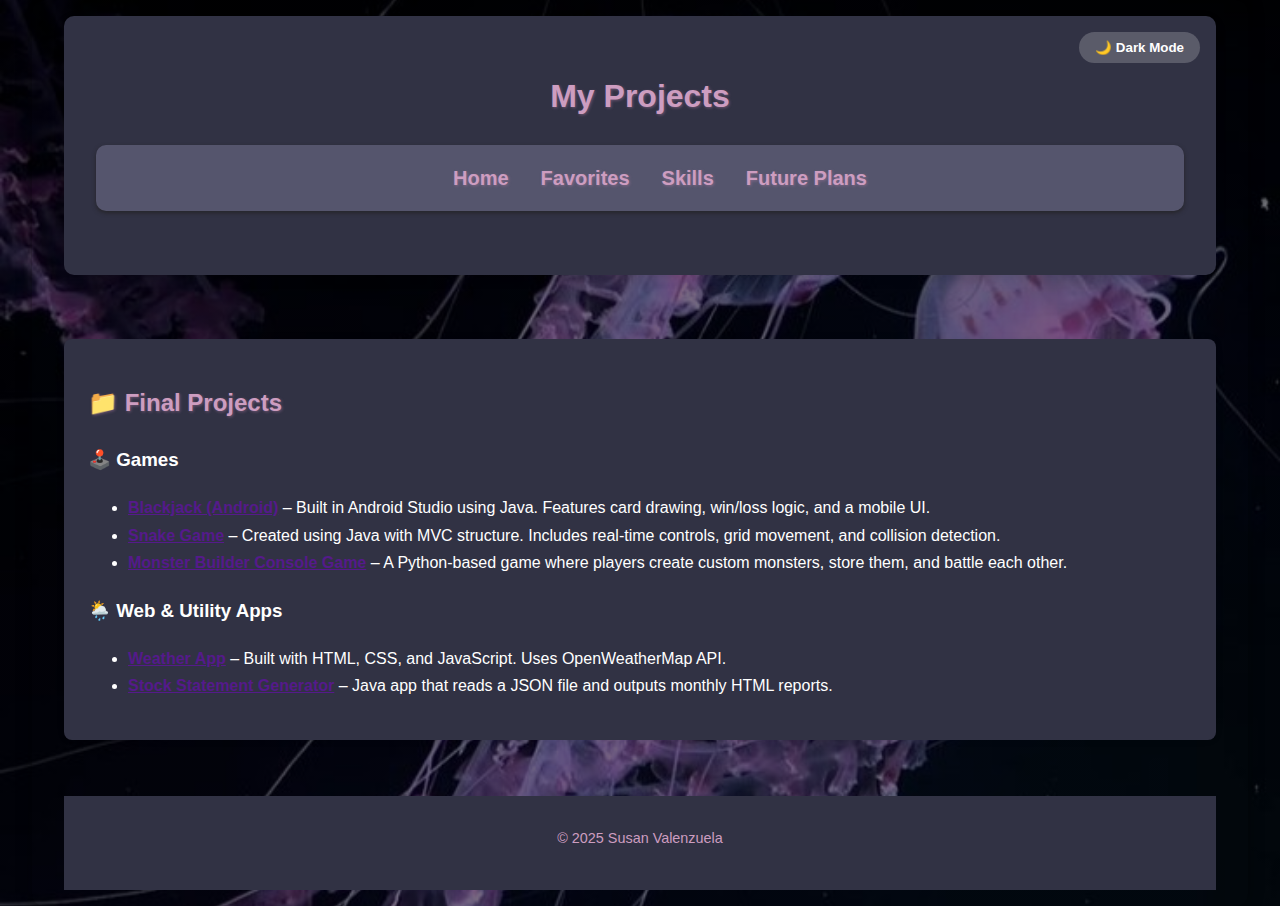
<file: favorites.html>
<!DOCTYPE html>
<html lang="en">
<head>
    <meta charset="UTF-8">
    <title>My Projects</title>
    <link rel="stylesheet" href="style2.css">
</head>
<body>
    <div class="container">

        <header>
            <h1>My Projects</h1>
            <nav>
                <ul>
                    <li><a href="index.html">Home</a></li>
                    <li><a href="favorites.html">Favorites</a></li>
                    <li><a href="my-skills.html">Skills</a></li>
                    <li><a href="future-plans.html">Future Plans</a></li>
                </ul>
                <button id="theme-toggle" class="theme-toggle">🌙 Dark Mode</button>
            </nav>
        </header>

        <main>
                <section class="favorite-card">
        <h2>📁 Final Projects</h2>

        <h3>🕹️ Games</h3>
        <ul>
            <li>
                <strong><a href="" target="_blank">Blackjack (Android)</a></strong> – Built in Android Studio using Java. Features card drawing, win/loss logic, and a mobile UI.
            </li>
            <li>
                <strong><a href="" target="_blank">Snake Game</a></strong> – Created using Java with MVC structure. Includes real-time controls, grid movement, and collision detection.
            </li>
            <li>
                <strong><a href="" target="_blank">Monster Builder Console Game</a></strong> – A Python-based game where players create custom monsters, store them, and battle each other.
            </li>
        </ul>

        <h3>🌦️ Web & Utility Apps</h3>
        <ul>
            <li>
                <strong><a href="" target="_blank">Weather App</a></strong> – Built with HTML, CSS, and JavaScript. Uses OpenWeatherMap API.
            </li>
            <li>
                <strong><a href="" target="_blank">Stock Statement Generator</a></strong> – Java app that reads a JSON file and outputs monthly HTML reports.
            </li>
        </ul>
    </section>

        </main>

        <footer>
            <p>© 2025 Susan Valenzuela</p>
        </footer>

    </div>
    <script src="main.js"></script>
</body>
</html>
</file>
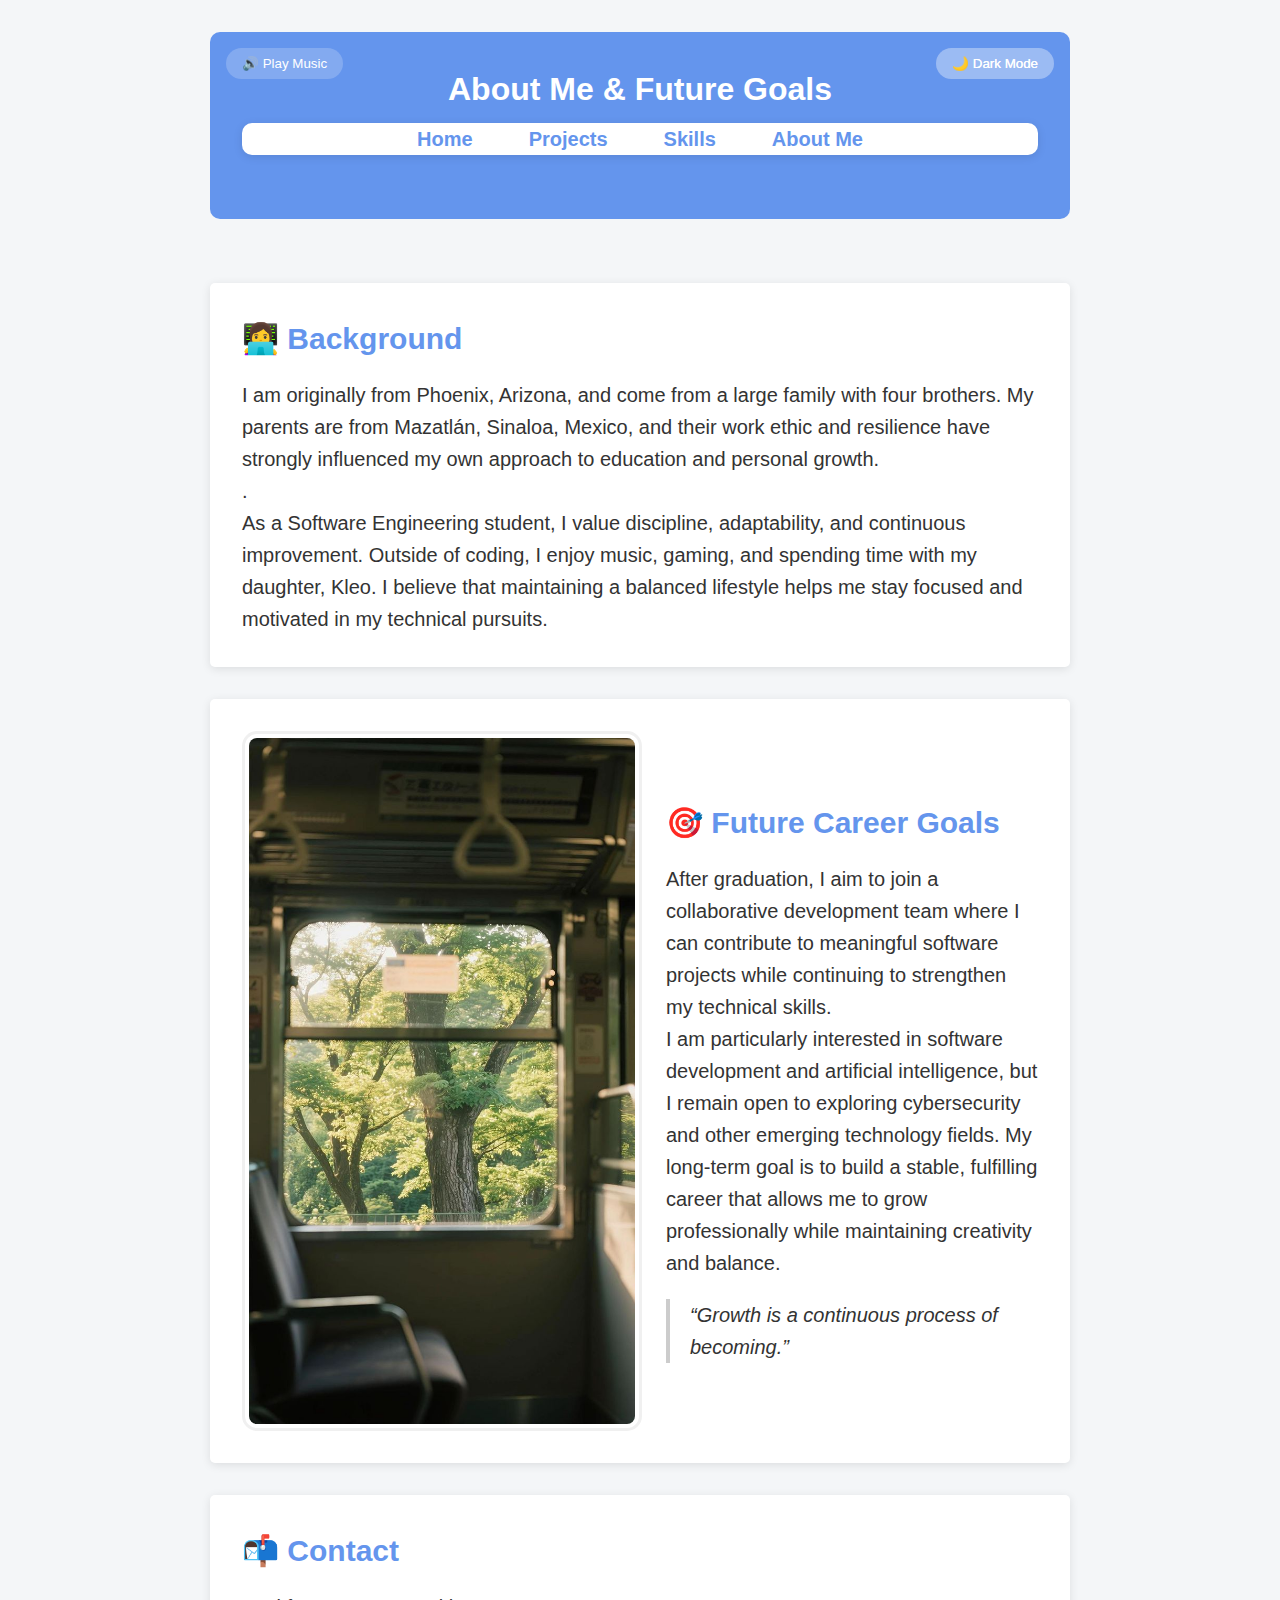
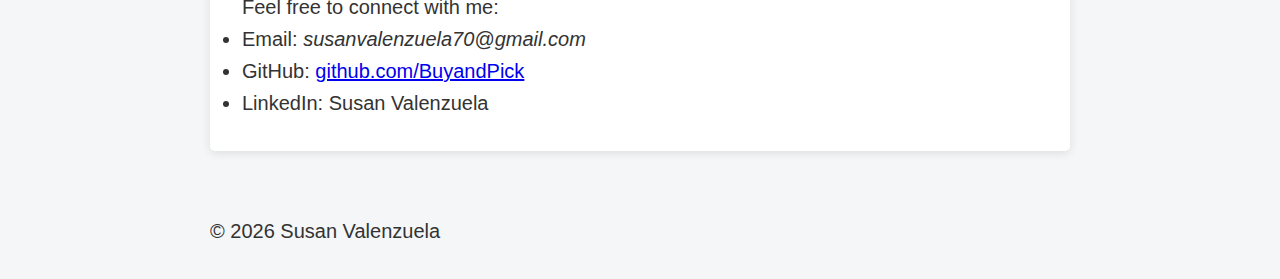
<file: future-plans.html>
<!DOCTYPE html>
<html lang="en">
<head>
<meta charset="UTF-8" />
<meta name="viewport" content="width=device-width, initial-scale=1.0" />
<title>About Me & Future Plans</title>
<link rel="stylesheet" href="style.css" />
</head>
<body>
<div class="container">

    <header>
        <h1>About Me & Future Goals</h1>
        <button id="music-toggle" class="theme-toggle" style="left: 1rem; right: auto; top: 1rem;">
        🔊 Play Music
    </button>


    <button id="theme-toggle" class="theme-toggle" style="right: 1rem; top: 1rem;">
        🌙 Dark Mode
    </button>

    <audio id="bg-music" loop>
        <source src="audio/background.mp3" type="audio/mpeg">
        Your browser does not support the audio element.
    </audio>
        <nav>
            <ul>
                <li><a href="index.html">Home</a></li>
                <li><a href="projects.html">Projects</a></li>
                <li><a href="my-skills.html">Skills</a></li>
                <li><a href="future-plans.html">About Me</a></li>
            </ul>
            <button id="theme-toggle" class="theme-toggle">🌙 Dark Mode</button>
        </nav>
    </header>

    <main>

        <section>
            <h2>👩‍💻 Background</h2>
            <p>
                I am originally from Phoenix, Arizona, and come from a large family with four brothers. 
                My parents are from Mazatlán, Sinaloa, Mexico, and their work ethic and resilience 
                have strongly influenced my own approach to education and personal growth.
            </p>
</p> .
            <p>
            <p>
                As a Software Engineering student, I value discipline, adaptability, and continuous improvement. 
                Outside of coding, I enjoy music, gaming, and spending time with my daughter, Kleo. I believe that maintaining a balanced lifestyle helps me stay focused and motivated in my technical pursuits.
            </p>
        </section>

        <section class="image-text-container">
            <img src="images/futureplan.jpg" alt="Future goals illustration" width="400" />
            <div class="text-content">
                <h2>🎯 Future Career Goals</h2>
                <p>
                    After graduation, I aim to join a collaborative development team where I can contribute 
                    to meaningful software projects while continuing to strengthen my technical skills.
                </p>

                <p>
                    I am particularly interested in software development and artificial intelligence, 
                    but I remain open to exploring cybersecurity and other emerging technology fields. 
                    My long-term goal is to build a stable, fulfilling career that allows me to grow 
                    professionally while maintaining creativity and balance.
                </p>

                <blockquote>
                    “Growth is a continuous process of becoming.”
                </blockquote>
            </div>
        </section>

        <section>
            <h2>📬 Contact</h2>
            <p>Feel free to connect with me:</p>
            <ul>
                <li>Email: <em>susanvalenzuela70@gmail.com</em></li>
                <li>GitHub: <a href="https://github.com/BuyandPick" target="_blank">github.com/BuyandPick</a></li>
                <li>LinkedIn: Susan Valenzuela</li>
            </ul>
        </section>

    </main>

    <footer>
        <p>© 2026 Susan Valenzuela</p>
    </footer>

</div>

<script src="main.js"></script>
</body>
</html>
</file>
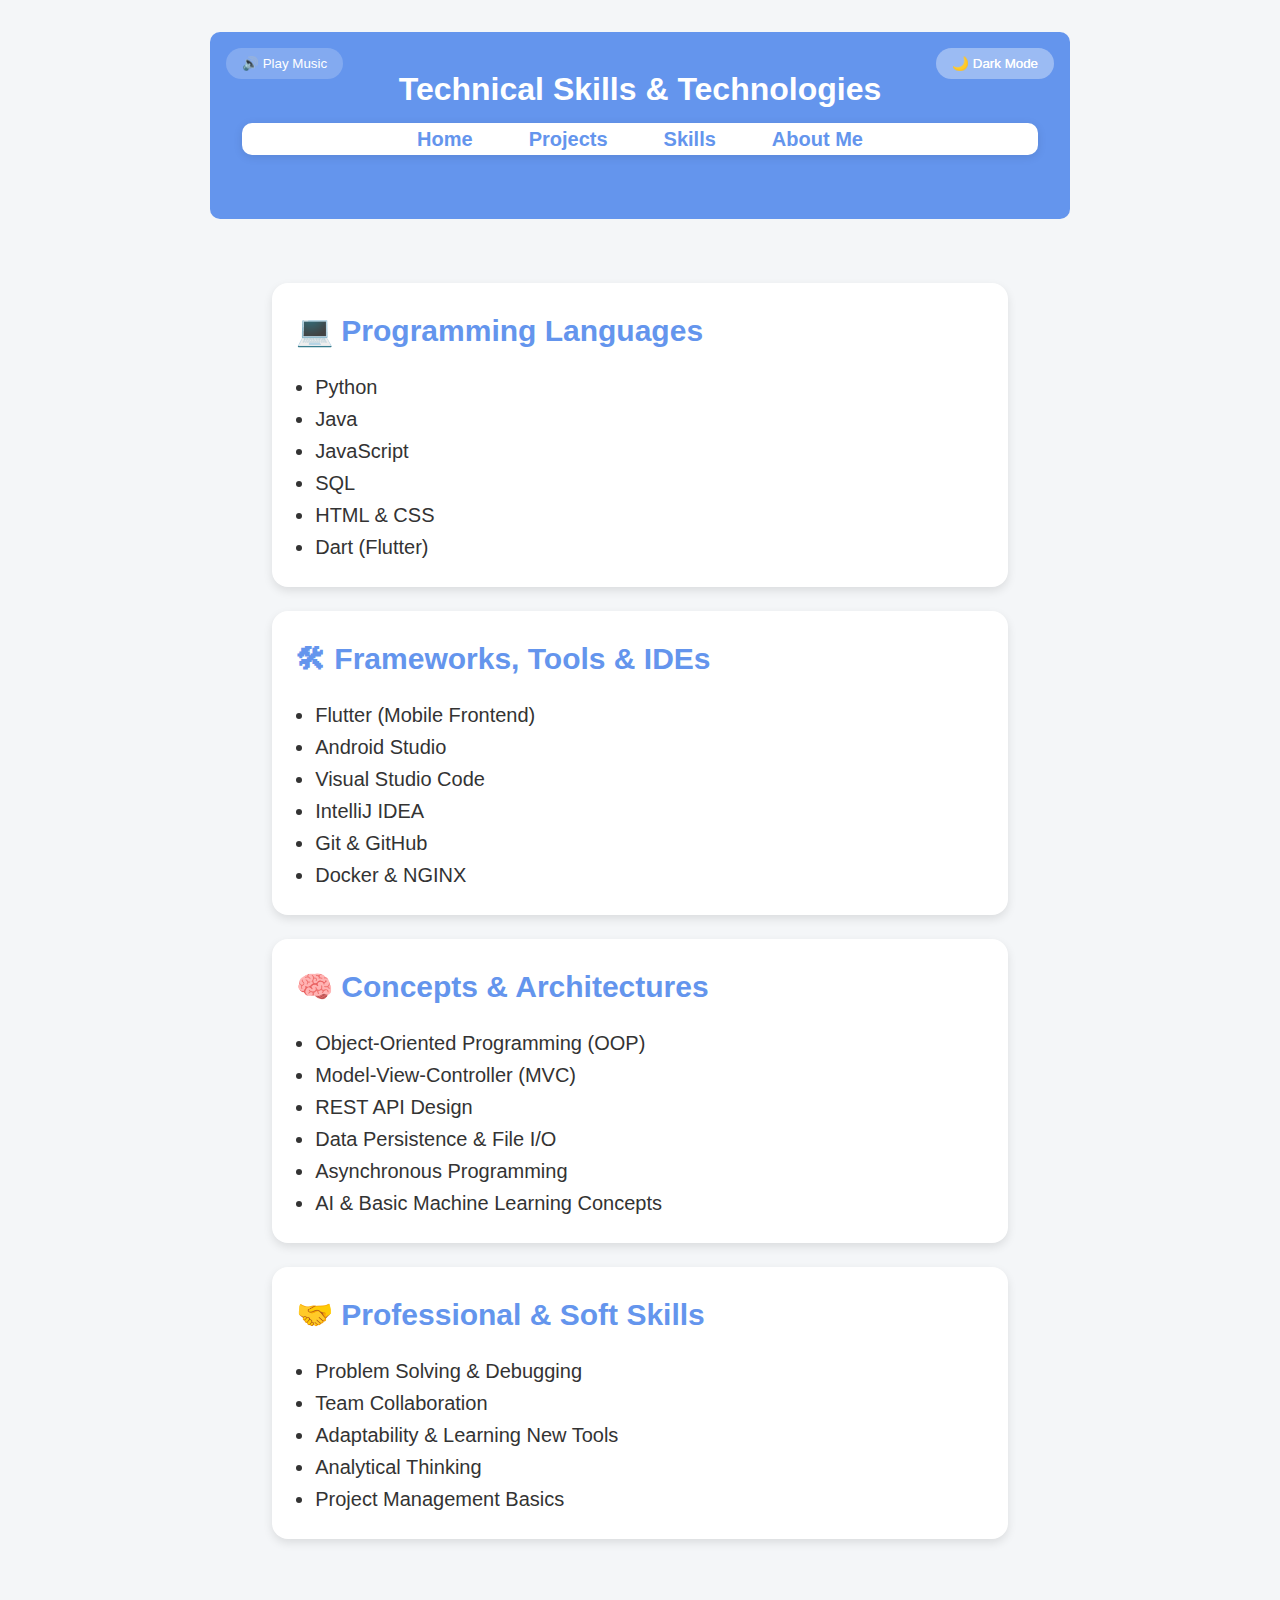
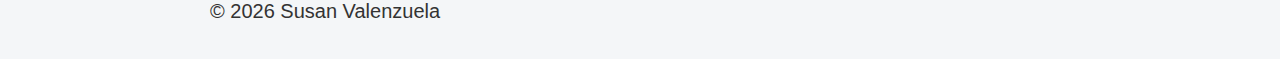
<file: my-skills.html>
<!DOCTYPE html>
<html lang="en">
<head>
    <meta charset="UTF-8">
    <title>My Skills & Technologies | Susan Valenzuela</title>
    <link rel="stylesheet" href="style.css">
</head>
<body>
<div class="container">

    <header>
        <h1>Technical Skills & Technologies</h1>
        <button id="music-toggle" class="theme-toggle" style="left: 1rem; right: auto; top: 1rem;">
        🔊 Play Music
    </button>


    <button id="theme-toggle" class="theme-toggle" style="right: 1rem; top: 1rem;">
        🌙 Dark Mode
    </button>

    <audio id="bg-music" loop>
        <source src="audio/background.mp3" type="audio/mpeg">
        Your browser does not support the audio element.
    </audio>
        <nav>
            <ul>
                <li><a href="index.html">Home</a></li>
                <li><a href="projects.html">Projects</a></li>
                <li><a href="my-skills.html">Skills</a></li>
                <li><a href="future-plans.html">About Me</a></li>
            </ul>
            <button id="theme-toggle" class="theme-toggle">🌙 Dark Mode</button>
        </nav>
    </header>

    <main class="favorites-container">


        <section class="favorite-card">
            <h2>💻 Programming Languages</h2>
            <ul>
                <li>Python</li>
                <li>Java</li>
                <li>JavaScript</li>
                <li>SQL</li>
                <li>HTML & CSS</li>
                <li>Dart (Flutter)</li>
            </ul>
        </section>


        <section class="favorite-card">
            <h2>🛠 Frameworks, Tools & IDEs</h2>
            <ul>
                <li>Flutter (Mobile Frontend)</li>
                <li>Android Studio</li>
                <li>Visual Studio Code</li>
                <li>IntelliJ IDEA</li>
                <li>Git & GitHub</li>
                <li>Docker & NGINX</li>
            </ul>
        </section>

        <section class="favorite-card">
            <h2>🧠 Concepts & Architectures</h2>
            <ul>
                <li>Object-Oriented Programming (OOP)</li>
                <li>Model-View-Controller (MVC)</li>
                <li>REST API Design</li>
                <li>Data Persistence & File I/O</li>
                <li>Asynchronous Programming</li>
                <li>AI & Basic Machine Learning Concepts</li>
            </ul>
        </section>


        <section class="favorite-card">
            <h2>🤝 Professional & Soft Skills</h2>
            <ul>
                <li>Problem Solving & Debugging</li>
                <li>Team Collaboration</li>
                <li>Adaptability & Learning New Tools</li>
                <li>Analytical Thinking</li>
                <li>Project Management Basics</li>
            </ul>
        </section>

    </main>

    <footer>
        <p>© 2026 Susan Valenzuela</p>
    </footer>

</div>

<script src="main.js"></script>
</body>
</html>
</file>
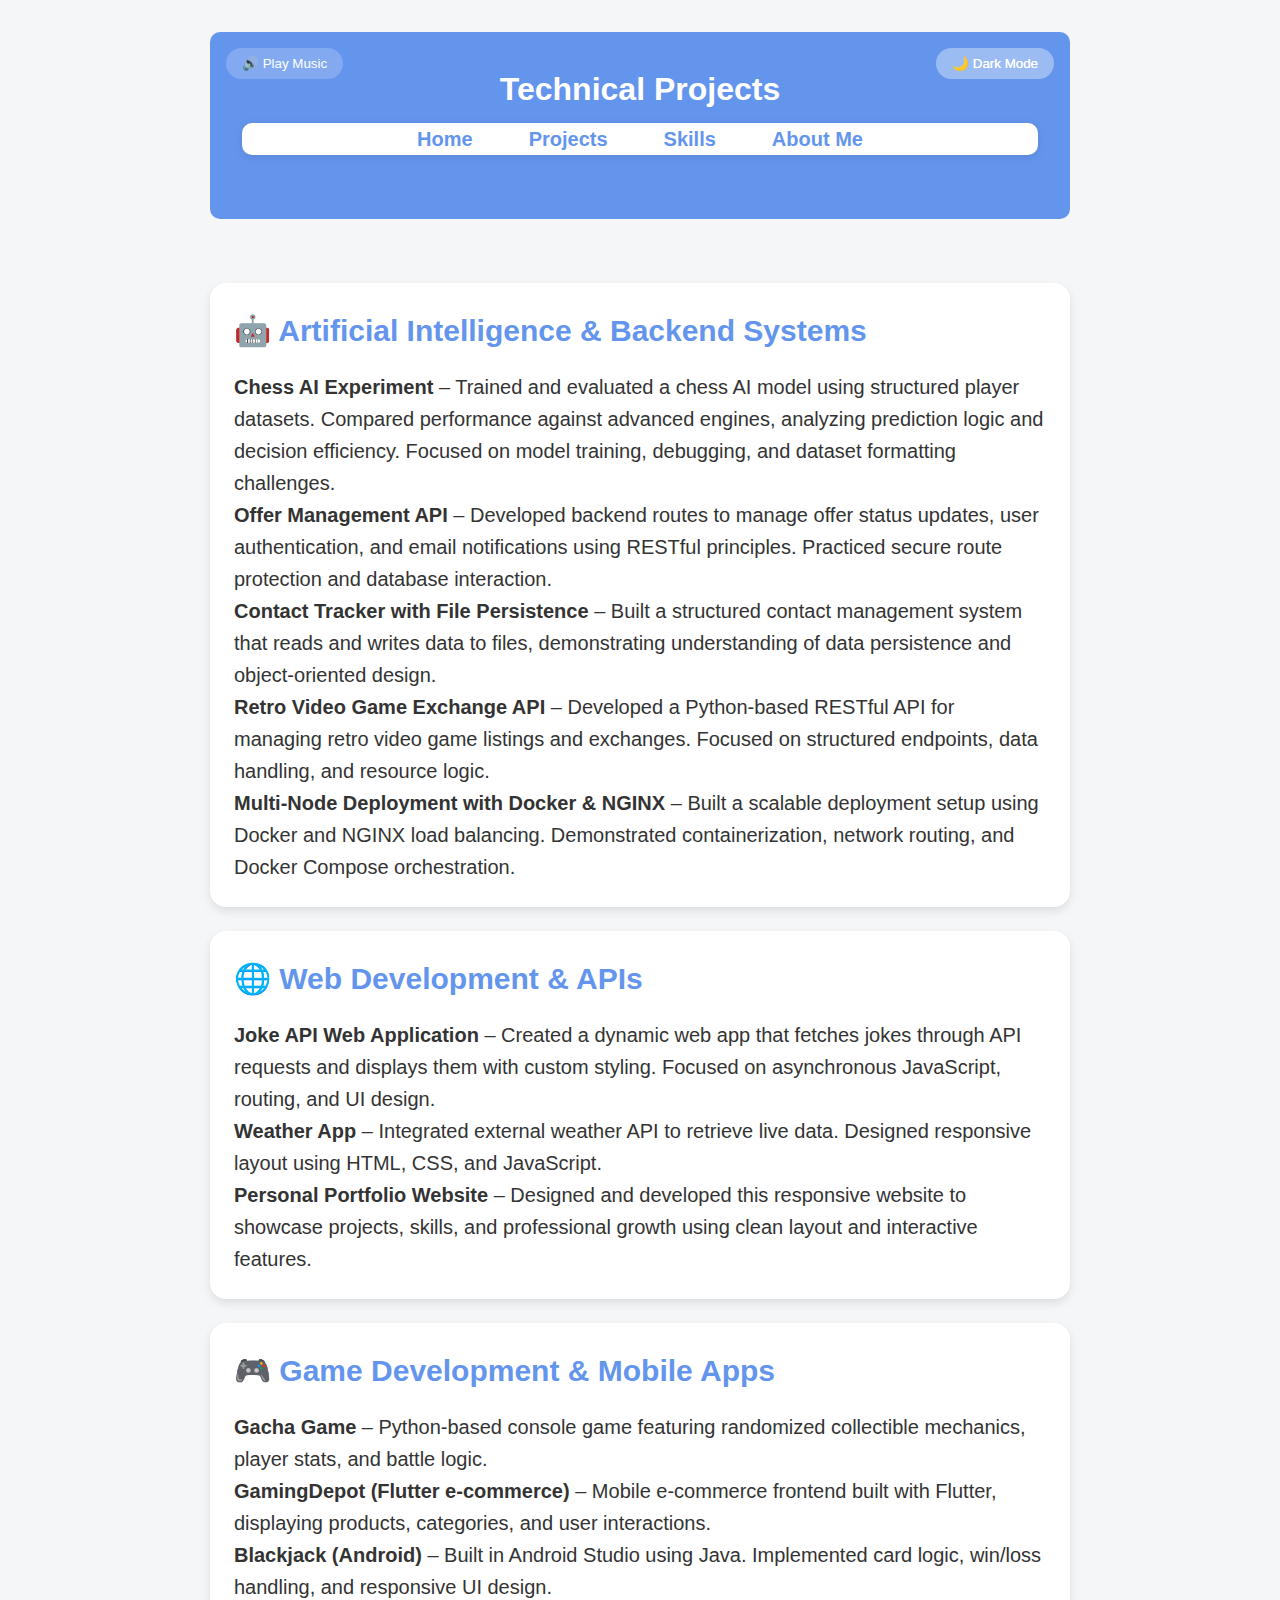
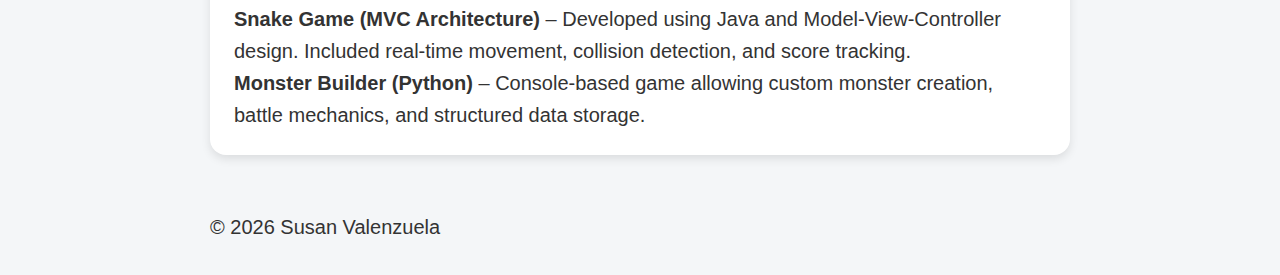
<file: projects.html>
<!DOCTYPE html>
<html lang="en">
<head>
    <meta charset="UTF-8">
    <title>Technical Projects | Susan Valenzuela</title>
    <link rel="stylesheet" href="style.css">
</head>
<body>
<div class="container">

    <header>
        <h1>Technical Projects</h1>
        <button id="music-toggle" class="theme-toggle" style="left: 1rem; right: auto; top: 1rem;">
        🔊 Play Music
    </button>


    <button id="theme-toggle" class="theme-toggle" style="right: 1rem; top: 1rem;">
        🌙 Dark Mode
    </button>

    <audio id="bg-music" loop>
        <source src="audio/background.mp3" type="audio/mpeg">
        Your browser does not support the audio element.
    </audio>
        <nav>
            <ul>
                <li><a href="index.html">Home</a></li>
                <li><a href="projects.html">Projects</a></li>
                <li><a href="my-skills.html">Skills</a></li>
                <li><a href="future-plans.html">About Me</a></li>
            </ul>
            <button id="theme-toggle" class="theme-toggle">🌙 Dark Mode</button>
        </nav>
    </header>

    <main>


        <section class="favorite-card">
            <h2>🤖 Artificial Intelligence & Backend Systems</h2>

            <p>
                <strong>Chess AI Experiment</strong> – Trained and evaluated a chess AI model using structured player datasets.
                Compared performance against advanced engines, analyzing prediction logic and decision efficiency.
                Focused on model training, debugging, and dataset formatting challenges.
            </p>

            <p>
                <strong>Offer Management API</strong> – Developed backend routes to manage offer status updates,
                user authentication, and email notifications using RESTful principles.
                Practiced secure route protection and database interaction.
            </p>

            <p>
                <strong>Contact Tracker with File Persistence</strong> – Built a structured contact management system
                that reads and writes data to files, demonstrating understanding of data persistence and
                object-oriented design.
            </p>

            <p>
                <strong>Retro Video Game Exchange API</a></strong> – Developed a Python-based RESTful API for managing retro video game listings and exchanges. Focused on structured endpoints, data handling, and resource logic. 

            <p>
                <strong>Multi-Node Deployment with Docker & NGINX</a></strong> – Built a scalable deployment setup using Docker and NGINX load balancing. Demonstrated containerization, network routing, and Docker Compose orchestration.
            </p>
        </section>


        <section class="favorite-card">
            <h2>🌐 Web Development & APIs</h2>

            <p>
                <strong>Joke API Web Application</strong> – Created a dynamic web app that fetches jokes
                through API requests and displays them with custom styling.
                Focused on asynchronous JavaScript, routing, and UI design.
            </p>

            <p>
                <strong>Weather App</strong> – Integrated external weather API to retrieve live data.
                Designed responsive layout using HTML, CSS, and JavaScript.
            </p>

            <p>
                <strong>Personal Portfolio Website</strong> – Designed and developed this responsive website
                to showcase projects, skills, and professional growth using clean layout and interactive features.
            </p>
        </section>


        <section class="favorite-card">
            <h2>🎮 Game Development & Mobile Apps</h2>
            <p>
                <strong>Gacha Game</a></strong> – Python-based console game featuring randomized collectible mechanics, player stats, and battle logic.
            </p>

            <p>
                <strong>GamingDepot (Flutter e-commerce)</a></strong> – Mobile e-commerce frontend built with Flutter, displaying products, categories, and user interactions.
            </p>

            <p>
                <strong>Blackjack (Android)</strong> – Built in Android Studio using Java.
                Implemented card logic, win/loss handling, and responsive UI design.
            </p>

            <p>
                <strong>Snake Game (MVC Architecture)</strong> – Developed using Java and Model-View-Controller design.
                Included real-time movement, collision detection, and score tracking.
            </p>

            <p>
                <strong>Monster Builder (Python)</strong> – Console-based game allowing custom monster creation,
                battle mechanics, and structured data storage.
            </p>

        

    </main>

    <footer>
        <p>© 2026 Susan Valenzuela</p>
    </footer>

</div>

<script src="main.js"></script>
</body>
</html>
</file>
<file: style2.css>
:root {
    --bg-primary: #1e1e2e; 
    --bg-secondary: #313244;
    --text-primary: #ffffff;
    --color-primary: #cba6f7;
    --color-accent: #2d2d2d; 

}

img {
    border: 3px solid #f0f0f0;
    border-radius: 15px;
    padding: 4px;
}

    .slideshow-container {
        
    color: var(--text-primary);
    display: flex;
    flex-direction: column;
    align-items: center;
    margin-top: 20px;
    }

    .slideshow-controls button {
    color: var(--text-primary);
    margin: 10px;
    padding: 8px 16px;
    font-size: 18px;
    cursor: pointer;
    }


body {
    margin: 0;
    padding: 0;
    font-family: 'Segoe UI', sans-serif;
    background-color: white;
    color: #222222;
    background-size: cover;
    line-height: 1.7;
    background-image: linear-gradient(rgba(0,0,0,0.5), rgba(0,0,0,0.5)),
    url("images/jellyjelly.jpg");
    background-size: cover;        
    background-position: center;   
    background-repeat: no-repeat; 
}




.theme-toggle {
    position: absolute;
    top: 1rem;
    right: 1rem;
    background: rgba(255, 255, 255, 0.2); 
    border: none;
    color: white;
    padding: 0.5rem 1rem;
    border-radius: 20px;
    cursor: pointer;
    transition: background-color 0.3s ease;
}

.theme-toggle:hover {
    background: rgba(255, 255, 255, 0.3)\;
}

body.dark-theme .theme-toggle {
    color: var(--text-primary); 
}



.container {
width: 90%;
max-width: 1200px;
margin: 0 auto;
padding: 1rem 2rem;
background-color: var(--card-bg);
border-radius: 12px;
box-shadow: 0 0 15px rgba(0, 0, 0, 0.4);
}


header {
    position: relative; 
    background-color: var(--bg-secondary);
    color: #cd9dc0;
    text-shadow: 1px 1px 3px #c185b16b;
    padding: 2rem;
    text-align: center;
    border-radius: 10px;
    margin-bottom: 2rem;
    box-shadow: 0 4px 12px rgba(0, 0, 0, 0.1);
    transition: background-color 0.3s ease, color 0.3s ease;
}

nav {
    display: flex;
    justify-content: center;
    background-color: #55556d;
    margin-bottom: 2rem;
    border-radius: 10px;
    box-shadow: 0 2px 4px rgba(34, 33, 33, 0.74);
}

nav ul {
    list-style: none;
    display: flex;
    justify-content: center;
    flex-wrap: wrap;
}

nav a {
    font-size: 1.25rem;
    color: var(--link-color);
    gap: 4 rem;
    text-decoration: none;
    font-weight: bold;
}

nav a:hover {
color: var(--highlight-color);
text-decoration: underline;
}


main {
padding: 2rem 0;
}


footer {
background-color: var(--bg-secondary);
color: #cd9dc0;
text-align: center;
font-size: 0.9rem;
padding: 1rem;
border-top: 2px solid var(--border-color);
}


button {
background-color: var(--accent-color);
color: #11111b;
border: none;
padding: 0.6rem 1.2rem;
border-radius: 8px;
cursor: pointer;
font-weight: bold;
}

button:hover {
background-color: var(--highlight-color);
}

h1, h2, h3 {
color: var(--text-color);
}

h2 {
    color: #cd9dc0;
    text-shadow: 1px 1px 3px #c185b16b;
    }


p {
margin-bottom: 1.5rem;
}


.image-text-container {
display: flex;
flex-direction: column-reverse;
gap: 1.5rem;
align-items: center;
justify-content: center;
}

.image-text-container img {
max-width: 100%;
border: 4px solid var(--border-color);
border-radius: 12px;
}


@media (min-width: 768px) {
nav ul {
    flex-direction: row;
    justify-content: flex-start;
    gap: 2rem;
}

.image-text-container {
    flex-direction: row;
}
}


/* Dark mode */
body.dark-theme {
    background-color: #313143;
    color: #ffffff;
}

body.dark-theme header {
    background-color: #252536;
    color: #f5c2e7;
}


section {
    background-color: var(--bg-secondary);
    color: var(--text-primary);
    padding: 1.5rem;
    margin-bottom: 1.5rem;
    border-radius: 8px;
    box-shadow: 0 0 10px rgba(0,0,0,0.05);
}

body.dark-theme section {
    background-color: #252536;
    box-shadow: none;
}

body.dark-theme nav {
    background-color: #2f2f42;
}

body.dark-theme footer{
    background-color: #252536;
    color: #f5c2e7;
}
</file>
<file: style.css>
* {
    margin: 0;
    padding: 0;
    box-sizing: border-box;
}

html {
    scroll-behavior: smooth;
}

img {
    border: 3px solid #f0f0f0;
    border-radius: 15px;
    padding: 4px;
}

body.dark-theme img {
    border-color: #1c1b1b;
}

.image-text-container {
    display: flex;
    align-items: center;
    gap: 1.5rem;
    margin-bottom: 2rem;
}

.profile-image {
    max-width: 200px;
    width: 100%;
    height: auto;
    border-radius: 10px;
}

.text-content {
    flex: 1;
}

.favorites-container {
    max-width: 800px;
    margin: 0 auto;
    padding: 2rem;
}

.favorite-card {
    background-color: white;
    border-radius: 16px;
    padding: 1.5rem;
    margin-bottom: 1.5rem;
    box-shadow: 0 4px 10px rgba(0, 0, 0, 0.1);
}

.dark-theme .favorite-card {
    background-color: #333;
    color: white;
    border: 1px solid #131212;
}

.favorite-card h2 {
    margin-top: 0;
}

.favorite-card ul {
    padding-left: 1.2rem;
}


:root {
    --blockquote-color: #333333;
}


body.dark-theme {
    --blockquote-color: #e0e0e0; 
}


blockquote {
    font-style: italic;
    border-left: 4px solid #ccc;
    padding-left: 1em;
    margin-top: 1em;
    color: var(--blockquote-color); 
}



:root {
    --bg-primary: #f4f6f8;
    --bg-secondary: #ffffff;
    --text-primary: #333333;
    --color-primary: cornflowerblue;
    --color-accent: #eaf3fc;
    --shadow: 0 2px 10px rgba(0, 0, 0, 0.1);
    --sidebar-accent-light: cornflowerblue;
    --sidebar-accent-dark: #66b3ff;
}

body {
    font-family: "Comic Sans MS", sans-serif;
    font-size: 20px;
    background-color: var(--bg-primary);
    color: var(--text-primary);
    line-height: 1.6;
    padding: 2rem;
    transition: background-color 0.3s ease, color 0.3s ease;
}

body.dark-theme {
    --bg-primary: #1a1a1a;
    --bg-secondary: #2d2d2d;
    --text-primary: #e0e0e0;
    --color-primary: #66b3ff;
    --color-accent: #3a3a3a;

    background-color: var(--bg-primary);
    color: var(--text-primary);
}

.container {
    max-width: 900px;
    margin: 0 auto;
    padding: 0 20px;
}

header {
    background-color: var(--color-primary);
    color: white;
    padding: 2rem;
    text-align: center;
    position: relative;
    border-radius: 10px;
    margin-bottom: 2rem;
    transition: background-color 0.3s ease, color 0.3s ease;
}

body.dark-theme header {
    background-color: #2d2d2d;
    color: var(--text-primary);
}

header h1 {
    margin-bottom: 0.5rem;
    font-size: 2rem;
}

.tagline {
    font-style: italic;
    font-size: 1.2rem;
    margin-top: 0.5rem;
}

/* Theme toggle button — transparent and top right */
.theme-toggle {
    position: absolute;
    top: 1rem;
    right: 1rem;
    background: rgba(255, 255, 255, 0.2); /* semi-transparent white */
    border: none;
    color: white;
    padding: 0.5rem 1rem;
    border-radius: 20px;
    cursor: pointer;
    transition: background-color 0.3s ease;
}

.theme-toggle:hover {
    background: rgba(255, 255, 255, 0.3);
}

body.dark-theme .theme-toggle {
    color: var(--text-primary); /* keeps text readable in dark mode */
}


nav {
    background-color: var(--bg-secondary);
    box-shadow: var(--shadow);
    margin-bottom: 2rem;
    border-radius: 10px;
    transition: background-color 0.3s ease;
}

nav ul {
    list-style: none;
    display: flex;
    justify-content: center;
    gap: 1.5rem;
    flex-wrap: wrap;
}

nav a {
    text-decoration: none;
    color: var(--color-primary);
    font-weight: bold;
    transition: all 0.3s ease;
    padding: 0.5rem 1rem;
    border-radius: 5px;
}

nav a:hover {
    background-color: rgba(0, 102, 204, 0.1);
    transform: translateY(-2px);
}

body.dark-theme nav {
    background-color: var(--color-accent);
}



body.dark-theme nav a {
    color: var(--color-primary);
}

body.dark-theme nav a:hover {
    color: #99ccff;
    background-color: rgba(102, 179, 255, 0.2);
}

main {
    padding: 2rem 0;
}

section {
    background-color: var(--bg-secondary);
    padding: 2rem;
    margin-bottom: 2rem;
    border-radius: 5px;
    box-shadow: var(--shadow);
    transition: transform 0.3s ease, background-color 0.3s ease;
}

section:hover {
    transform: translateY(-5px);
}

h2 {
    color: var(--color-primary);
    margin-bottom: 1rem;
}

.about-content {
    display: grid;
    gap: 2rem;
}

aside.interests {
    background-color: var(--color-accent);
    padding: 1.5rem;
    border-radius: 5px;
    border-left: 5px solid var(--sidebar-accent-light);
    transition: background-color 0.3s ease, border-color 0.3s ease;
}

aside.interests h3 {
    color: var(--color-primary);
    margin-bottom: 1rem;
}

aside.interests ul {
    list-style: none;
}

aside.interests li {
    margin-bottom: 0.5rem;
    display: flex;
    align-items: center;
    gap: 0.5rem;
    font-size: 1rem;
    transition: transform 0.2s ease;
}

aside.interests li:hover {
    transform: translateX(5px);
}

body.dark-theme aside.interests {
    background-color: var(--color-accent);
    border-left-color: var(--sidebar-accent-dark);
}

details {
    margin-top: 1rem;
    padding: 0.5rem;
    background-color: var(--color-accent);
    border-radius: 5px;
    border: 1px solid #ccc;
    transition: background-color 0.3s ease;
}

details summary {
    cursor: pointer;
    font-weight: bold;
    padding: 0.5rem;
    transition: background-color 0.3s ease;
}

details summary:hover {
    background-color: rgba(0, 102, 204, 0.1);
}

details[open] summary {
    margin-bottom: 0.5rem;
}

@media (max-width: 768px) {
    nav ul {
        flex-direction: column;
        align-items: center;
        gap: 1rem;
    }

    .theme-toggle {
        position: static;
        margin-bottom: 1rem;
    }

    .about-content {
        grid-template-columns: 1fr;
    }
}

@media print {
    .theme-toggle {
        display: none;
    }

    body {
        background: white;
        color: black;
    }

    section, nav, header {
        box-shadow: none;
        border: 1px solid #ccc;
    }
}
</file>
